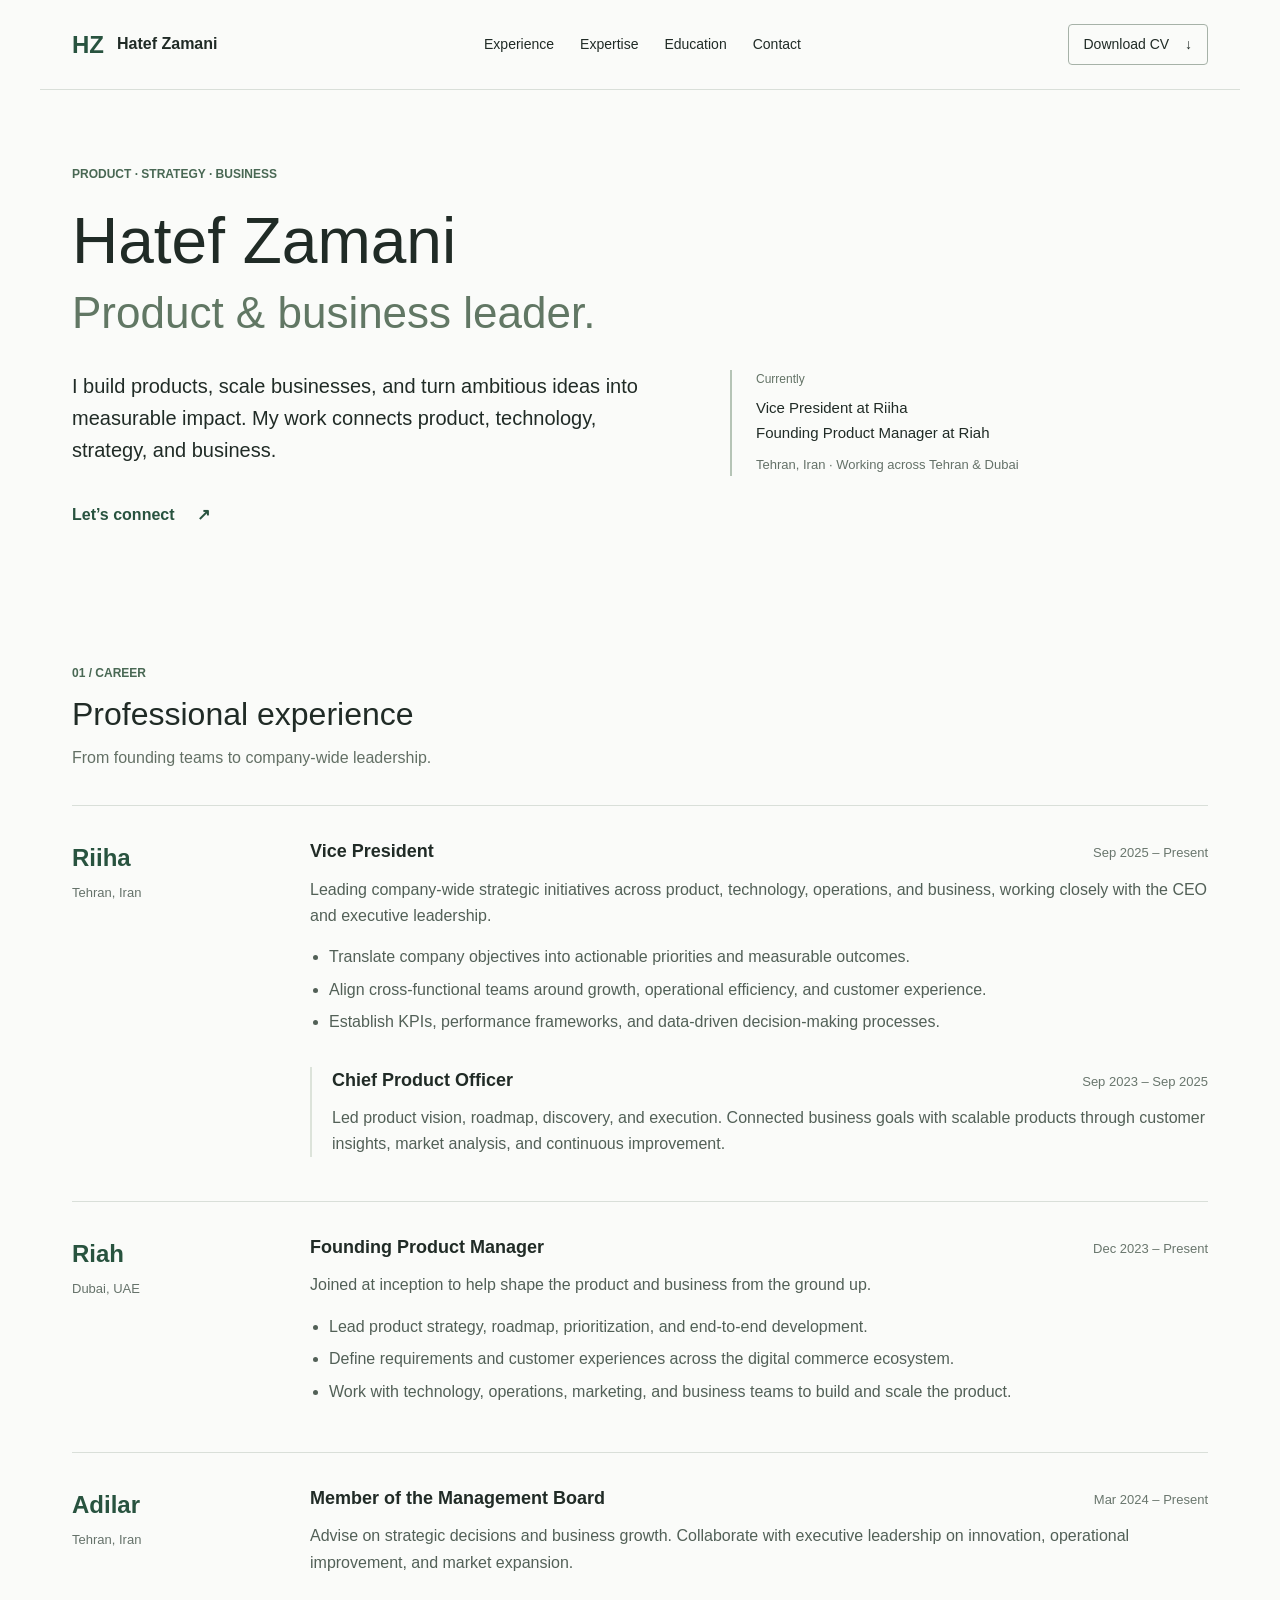
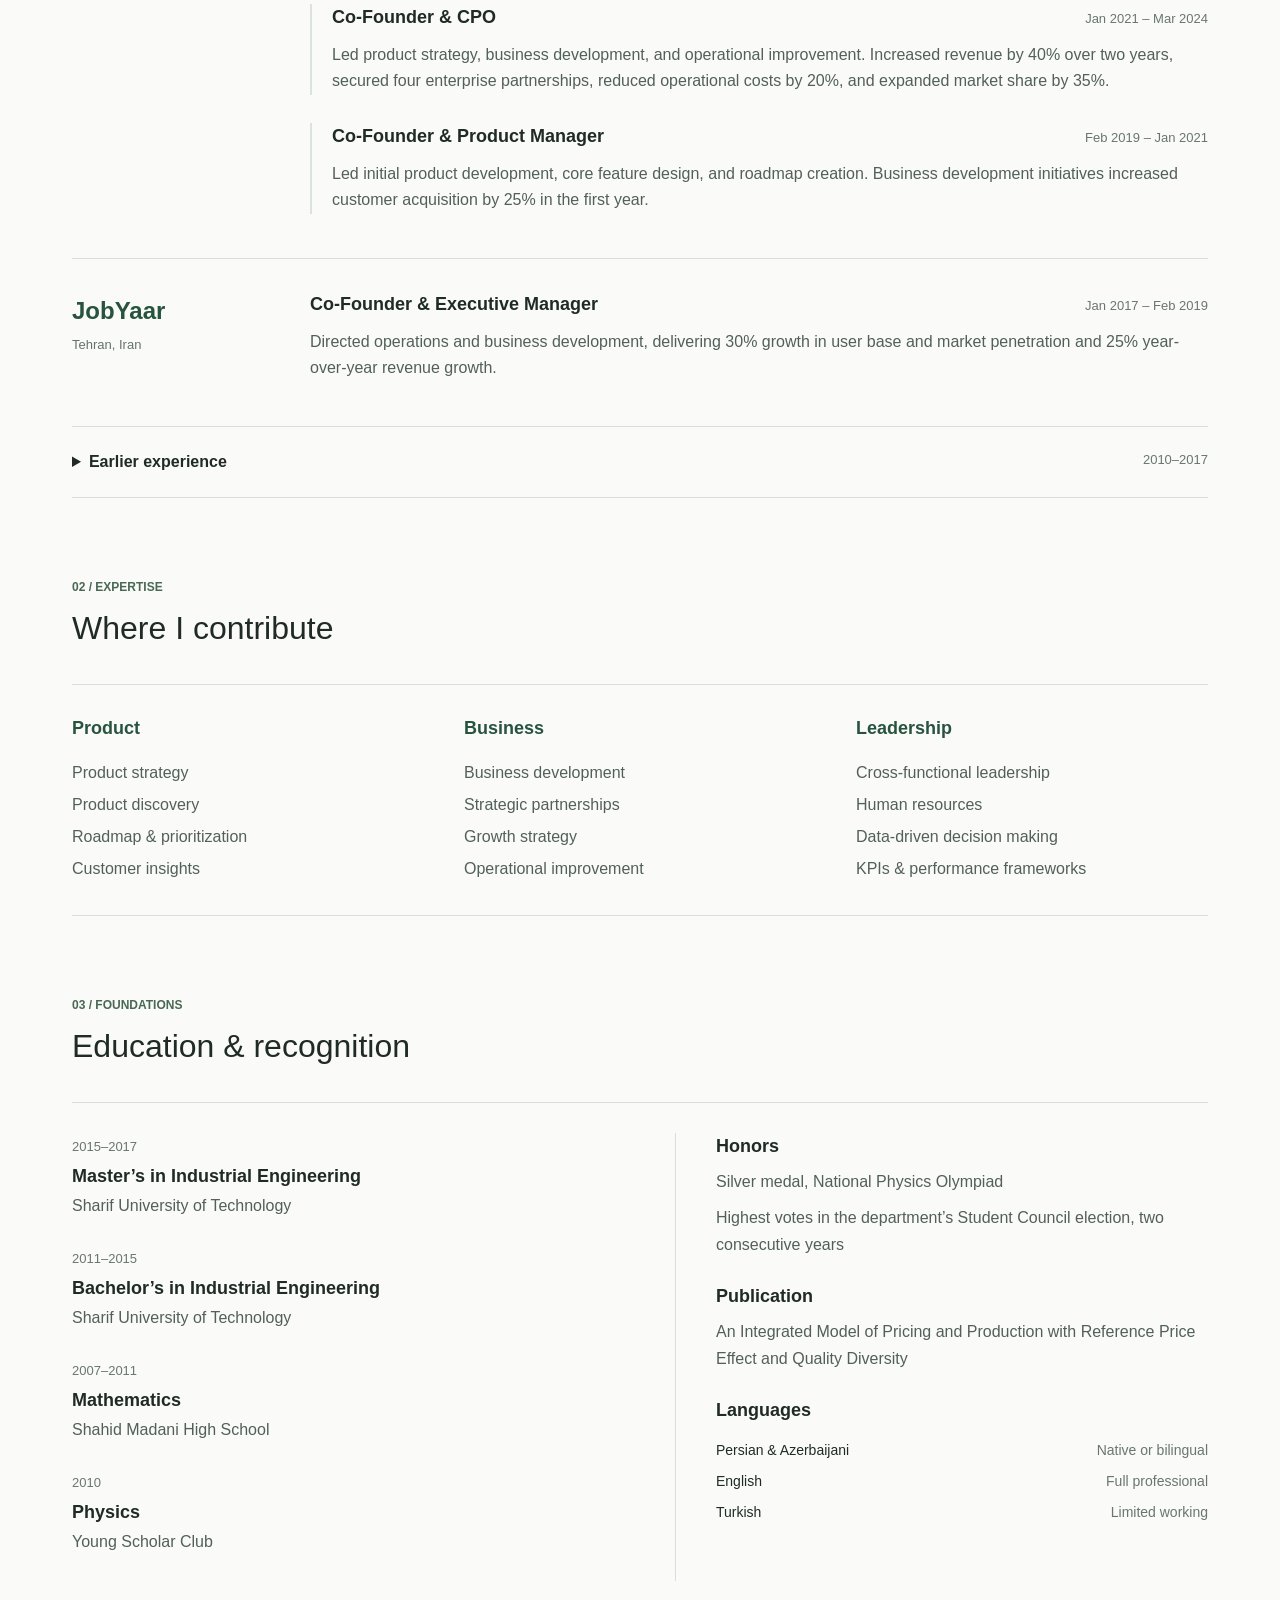
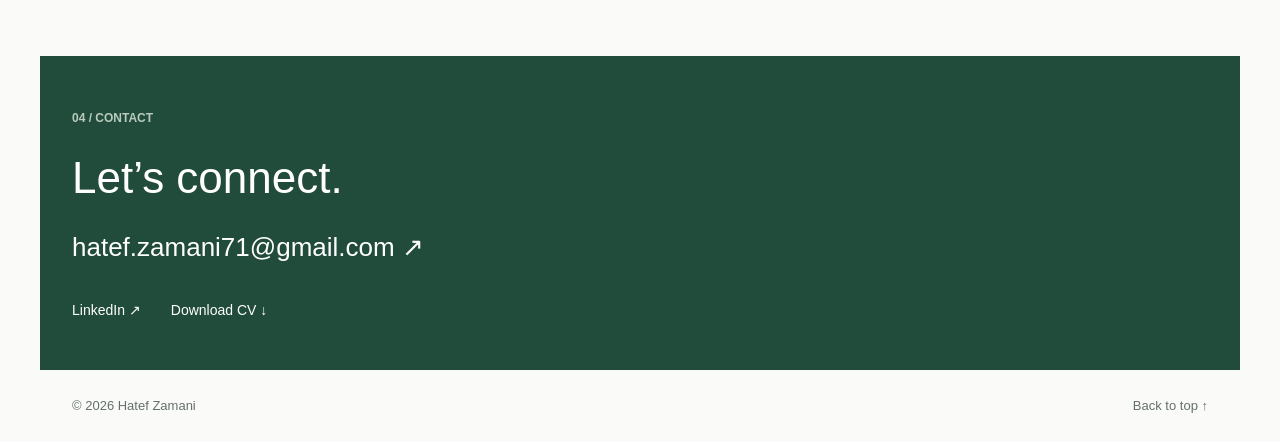
<file: index.html>
<!doctype html>
<html lang="en"><head><meta charset="utf-8"><meta name="viewport" content="width=device-width,initial-scale=1"><title>Hatef Zamani | Product & Business Leader</title><meta name="description" content="Hatef Zamani, Vice President at Riiha and Founding Product Manager at Riah. Experience in product strategy, business growth and company leadership."><link rel="icon" href="data:image/svg+xml,%3Csvg xmlns='http://www.w3.org/2000/svg' viewBox='0 0 64 64'%3E%3Crect width='64' height='64' rx='8' fill='%231f523f'/%3E%3Ctext x='32' y='43' text-anchor='middle' fill='white' font-family='Arial' font-size='30'%3EHZ%3C/text%3E%3C/svg%3E"><link rel="stylesheet" href="style.css"><link rel="stylesheet" href="motion.css"><script src="motion.js" defer></script></head>
<body><a class="skip" href="#about">Skip to content</a><header><a class="brand" href="#about">HZ<span>Hatef Zamani</span></a><nav aria-label="Main navigation"><a href="#experience">Experience</a><a href="#skills">Expertise</a><a href="#education">Education</a><a href="#contact">Contact</a></nav><a class="download" href="[data-uri]" download="Hatef-Zamani-CV.pdf">Download CV <span aria-hidden="true">↓</span></a></header>
<main><section id="about" class="intro"><div class="eyebrow">PRODUCT · STRATEGY · BUSINESS</div><h1>Hatef Zamani<span>Product & business leader.</span></h1><div class="intro-bottom"><p>I build products, scale businesses, and turn ambitious ideas into measurable impact. My work connects product, technology, strategy, and business.</p><div class="current"><span>Currently</span><strong>Vice President at Riiha</strong><strong>Founding Product Manager at Riah</strong><small>Tehran, Iran · Working across Tehran & Dubai</small></div></div><a class="text-link" href="mailto:hatef.zamani71@gmail.com">Let’s connect <span aria-hidden="true">↗</span></a></section>
<section id="experience" class="section"><div class="section-heading"><span class="eyebrow">01 / CAREER</span><h2>Professional experience</h2><p>From founding teams to company-wide leadership.</p></div><div class="timeline">
<article class="job"><div class="company">Riiha<span>Tehran, Iran</span></div><div><div class="role-head"><h3>Vice President</h3><time>Sep 2025 – Present</time></div><p>Leading company-wide strategic initiatives across product, technology, operations, and business, working closely with the CEO and executive leadership.</p><ul><li>Translate company objectives into actionable priorities and measurable outcomes.</li><li>Align cross-functional teams around growth, operational efficiency, and customer experience.</li><li>Establish KPIs, performance frameworks, and data-driven decision-making processes.</li></ul><div class="previous"><div class="role-head"><h3>Chief Product Officer</h3><time>Sep 2023 – Sep 2025</time></div><p>Led product vision, roadmap, discovery, and execution. Connected business goals with scalable products through customer insights, market analysis, and continuous improvement.</p></div></div></article>
<article class="job"><div class="company">Riah<span>Dubai, UAE</span></div><div><div class="role-head"><h3>Founding Product Manager</h3><time>Dec 2023 – Present</time></div><p>Joined at inception to help shape the product and business from the ground up.</p><ul><li>Lead product strategy, roadmap, prioritization, and end-to-end development.</li><li>Define requirements and customer experiences across the digital commerce ecosystem.</li><li>Work with technology, operations, marketing, and business teams to build and scale the product.</li></ul></div></article>
<article class="job"><div class="company">Adilar<span>Tehran, Iran</span></div><div><div class="role-head"><h3>Member of the Management Board</h3><time>Mar 2024 – Present</time></div><p>Advise on strategic decisions and business growth. Collaborate with executive leadership on innovation, operational improvement, and market expansion.</p><div class="previous"><div class="role-head"><h3>Co-Founder & CPO</h3><time>Jan 2021 – Mar 2024</time></div><p>Led product strategy, business development, and operational improvement. Increased revenue by 40% over two years, secured four enterprise partnerships, reduced operational costs by 20%, and expanded market share by 35%.</p></div><div class="previous"><div class="role-head"><h3>Co-Founder & Product Manager</h3><time>Feb 2019 – Jan 2021</time></div><p>Led initial product development, core feature design, and roadmap creation. Business development initiatives increased customer acquisition by 25% in the first year.</p></div></div></article>
<article class="job"><div class="company">JobYaar<span>Tehran, Iran</span></div><div><div class="role-head"><h3>Co-Founder & Executive Manager</h3><time>Jan 2017 – Feb 2019</time></div><p>Directed operations and business development, delivering 30% growth in user base and market penetration and 25% year-over-year revenue growth.</p></div></article>
<details class="earlier"><summary>Earlier experience <span>2010–2017</span></summary><div class="early-row"><h3>Teaching Assistant · Sharif University of Technology</h3><time>2013–2017</time></div><div class="early-row"><h3>Internship Trainee · Shaparak.Blue</h3><time>Jun–Dec 2014</time></div><div class="early-row"><h3>Physics Olympiad Teacher · NODET</h3><time>2010–2013</time></div></details></div></section>
<section id="skills" class="section skills-section"><div class="section-heading"><span class="eyebrow">02 / EXPERTISE</span><h2>Where I contribute</h2></div><div class="skill-columns"><div><h3>Product</h3><p>Product strategy<br>Product discovery<br>Roadmap & prioritization<br>Customer insights</p></div><div><h3>Business</h3><p>Business development<br>Strategic partnerships<br>Growth strategy<br>Operational improvement</p></div><div><h3>Leadership</h3><p>Cross-functional leadership<br>Human resources<br>Data-driven decision making<br>KPIs & performance frameworks</p></div></div></section>
<section id="education" class="section"><div class="section-heading"><span class="eyebrow">03 / FOUNDATIONS</span><h2>Education & recognition</h2></div><div class="education-grid"><div><article class="education"><time>2015–2017</time><h3>Master’s in Industrial Engineering</h3><p>Sharif University of Technology</p></article><article class="education"><time>2011–2015</time><h3>Bachelor’s in Industrial Engineering</h3><p>Sharif University of Technology</p></article><article class="education"><time>2007–2011</time><h3>Mathematics</h3><p>Shahid Madani High School</p></article><article class="education"><time>2010</time><h3>Physics</h3><p>Young Scholar Club</p></article></div><div class="recognition"><h3>Honors</h3><p>Silver medal, National Physics Olympiad</p><p>Highest votes in the department’s Student Council election, two consecutive years</p><h3>Publication</h3><p>An Integrated Model of Pricing and Production with Reference Price Effect and Quality Diversity</p><h3>Languages</h3><dl><div><dt>Persian & Azerbaijani</dt><dd>Native or bilingual</dd></div><div><dt>English</dt><dd>Full professional</dd></div><div><dt>Turkish</dt><dd>Limited working</dd></div></dl></div></div></section>
<section id="contact" class="contact"><span class="eyebrow">04 / CONTACT</span><h2>Let’s connect.</h2><a class="email" href="mailto:hatef.zamani71@gmail.com">hatef.zamani71@gmail.com <span aria-hidden="true">↗</span></a><div class="contact-links"><a href="https://www.linkedin.com/in/hatef-zamani/" target="_blank" rel="noopener noreferrer">LinkedIn ↗</a><a href="[data-uri]" download="Hatef-Zamani-CV.pdf">Download CV ↓</a></div></section></main><footer><span>© 2026 Hatef Zamani</span><a href="#about">Back to top ↑</a></footer>
<script>const sections=[...document.querySelectorAll('main section[id]')];const links=[...document.querySelectorAll('nav a')];const observer=new IntersectionObserver(entries=>{entries.forEach(entry=>{if(entry.isIntersecting){links.forEach(link=>{if(link.hash==='#'+entry.target.id)link.setAttribute('aria-current','location');else link.removeAttribute('aria-current')})}})},{rootMargin:'-15% 0px -60% 0px'});sections.forEach(section=>observer.observe(section));</script></body></html>
</file>
<file: style.css>
*{box-sizing:border-box}html{scroll-behavior:smooth;scroll-padding-top:105px}body{margin:0;background:#fafbf9;color:#202b26;font-family:Arial,Helvetica,sans-serif;font-size:16px;line-height:1.65}a{color:inherit;text-decoration:none}a:hover{text-decoration:underline;text-underline-offset:5px}a:focus-visible,summary:focus-visible{outline:3px solid #bc653c;outline-offset:5px}header,main,footer{max-width:1200px;margin:auto}header{height:90px;display:flex;align-items:center;justify-content:space-between;gap:24px;border-bottom:1px solid #d9dfd9;background:#fafbf9;position:sticky;top:0;z-index:5;padding:0 32px}.brand{display:flex;align-items:center;gap:13px;font-size:24px;font-weight:800;color:#28533f}.brand span{font-size:16px;color:#202b26}nav{display:flex;gap:26px;font-size:14px}nav a[aria-current]{color:#28533f;text-decoration:underline;text-underline-offset:7px}.download{border:1px solid #a6b2a8;border-radius:4px;padding:8px 15px;font-size:14px;white-space:nowrap}.download span{margin-left:12px}.intro{padding:75px 32px 56px}.eyebrow{font-size:12px;font-weight:700;line-height:1.6;color:#496854;letter-spacing:0}.intro h1{font-size:64px;line-height:1.1;font-weight:500;margin:22px 0 33px}.intro h1 span{display:block;font-size:44px;color:#617764;margin-top:12px}.intro-bottom{display:grid;grid-template-columns:1.2fr 1fr;gap:85px}.intro p{font-size:20px;line-height:1.6;max-width:590px;margin:0}.current{border-left:2px solid #b5c4b6;padding-left:24px;font-size:15px;display:flex;flex-direction:column;justify-content:center}.current>span{font-size:12px;color:#637366;margin-bottom:6px}.current strong{font-weight:500}.current small{font-size:13px;color:#647168;margin-top:9px}.text-link{display:inline-block;margin-top:26px;color:#28533f;font-weight:700}.text-link span{margin-left:18px}.impact{background:#e9eee7;margin:0 32px;display:grid;grid-template-columns:1fr 1fr 1fr 1fr;padding:30px;gap:35px;border-top:2px solid #526d53}.impact>div{display:flex;flex-direction:column;justify-content:center}.impact strong{font-size:38px;font-weight:500;line-height:1.3}.impact span{font-size:13px;color:#536255;margin-top:5px}.impact-title{font-size:12px;font-weight:700}.impact-title span{font-weight:400}.section{padding:75px 32px 0}.section-heading{margin-bottom:34px}.section-heading h2{font-size:32px;font-weight:500;line-height:1.3;margin:9px 0}.section-heading p{margin:0;color:#637065}.job{display:grid;grid-template-columns:200px 1fr;gap:38px;border-top:1px solid #d9dfd9;padding:32px 0}.company{font-size:24px;font-weight:600;color:#28533f}.company span{display:block;font-size:13px;font-weight:400;color:#65726a;margin-top:4px}.role-head{display:flex;justify-content:space-between;gap:20px;align-items:baseline}h3{font-size:18px;line-height:1.45;margin:0;font-weight:600}time{font-size:13px;white-space:nowrap;color:#69766d}.job p{margin:12px 0;color:#526057}.job ul{padding-left:19px;color:#526057;margin:12px 0}.job li{padding:3px 0}.previous{margin-top:28px;border-left:2px solid #dce3da;padding-left:20px}.earlier{border-top:1px solid #d9dfd9;border-bottom:1px solid #d9dfd9;padding:22px 0}.earlier summary{cursor:pointer;font-weight:600}.earlier summary span{float:right;font-size:13px;font-weight:400;color:#69766d}.early-row{display:flex;justify-content:space-between;gap:20px;padding:20px 0 0}.early-row h3{font-size:16px}.skill-columns{display:grid;grid-template-columns:repeat(3,1fr);gap:40px;padding:30px 0;border-top:1px solid #d9dfd9;border-bottom:1px solid #d9dfd9}.skill-columns h3{color:#28533f}.skill-columns p{line-height:2;color:#526057;margin-bottom:0}.education-grid{display:grid;grid-template-columns:1fr 1fr;gap:70px;border-top:1px solid #d9dfd9;padding-top:30px}.education{margin-bottom:25px}.education h3{margin:4px 0}.education p{margin:0;color:#526057}.recognition{border-left:1px solid #d9dfd9;padding-left:40px}.recognition h3:not(:first-child){margin-top:25px}.recognition p{color:#526057;margin:10px 0}dl{margin-bottom:0}dl>div{display:flex;justify-content:space-between;gap:16px;font-size:14px;margin:8px 0}dd{color:#69766d;margin:0}.contact{margin-top:75px;padding:48px 32px;background:#214b3b;color:#fff}.contact .eyebrow{color:#b8cbbd}.contact h2{font-size:44px;font-weight:500;margin:12px 0}.email{font-size:26px;overflow-wrap:anywhere}.contact-links{display:flex;gap:30px;margin-top:30px;font-size:14px}footer{display:flex;justify-content:space-between;padding:25px 32px;font-size:13px;color:#647168}.skip{position:fixed;top:-100px;left:16px;background:white;padding:10px;z-index:20}.skip:focus{top:10px}@media(max-width:900px){header{flex-wrap:wrap;height:auto;padding:16px 24px;gap:12px}nav{order:3;width:100%;justify-content:space-between;gap:10px}.intro{padding-top:45px}.intro h1{font-size:50px}.intro h1 span{font-size:34px}.intro-bottom{gap:35px}.job{grid-template-columns:150px 1fr;gap:25px}.role-head{flex-direction:column;gap:3px}.impact{gap:20px;padding:24px}.education-grid{gap:35px}.recognition{padding-left:25px}}@media(max-width:600px){header{padding:14px 20px}.brand span{font-size:14px}.download{font-size:12px;padding:6px 10px}nav{font-size:13px}.intro{padding:38px 20px}.intro h1{font-size:42px;margin-bottom:25px}.intro h1 span{font-size:28px;line-height:1.3}.intro-bottom{grid-template-columns:1fr;gap:25px}.intro p{font-size:18px}.current{padding-left:16px}.impact{margin:0 20px;grid-template-columns:1fr 1fr;gap:24px}.impact strong{font-size:32px}.section{padding:50px 20px 0}.section-heading h2{font-size:28px}.job{grid-template-columns:1fr;gap:15px;padding:25px 0}.company{font-size:22px}.company span{display:inline;margin-left:12px}.skill-columns{grid-template-columns:1fr;gap:25px}.skill-columns p{margin-top:7px}.education-grid{grid-template-columns:1fr;gap:15px}.recognition{border-left:0;border-top:1px solid #d9dfd9;padding:25px 0 0}.contact{margin-top:50px;padding:35px 20px}.contact h2{font-size:36px}.email{font-size:20px}footer{padding:22px 20px}.early-row{flex-direction:column;gap:3px}dl>div{flex-wrap:wrap}}@media(prefers-reduced-motion:reduce){html{scroll-behavior:auto}}@media print{header,footer,.download,.contact-links,.text-link{display:none}.intro,.section{padding:20px 0}.intro h1{font-size:36px}.intro h1 span{font-size:24px}.impact{margin:20px 0}.contact{margin-top:20px;color:#202b26;background:none;padding:20px 0}.job{break-inside:avoid}body{background:white}}
</file>
<file: motion.css>
.reading-progress{position:fixed;top:0;left:0;height:3px;width:100%;background:#bc653c;transform:scaleX(0);transform-origin:left;z-index:30;pointer-events:none}
header{transition:box-shadow .3s ease}header.is-scrolled{box-shadow:0 8px 24px #202b260a}
.current{position:relative;will-change:transform}
.download,.text-link,.contact-links a{transition:background .25s ease,color .25s ease,box-shadow .25s ease}
.download:hover{background:#e9eee7;box-shadow:0 4px 14px #214b3b12}
.text-link span,.email span{display:inline-block}
.job,.skill-columns>div,.education{transition:background .3s ease}
.job:hover{background:#e9eee733}
@media print{.reading-progress{display:none}}
</file>
